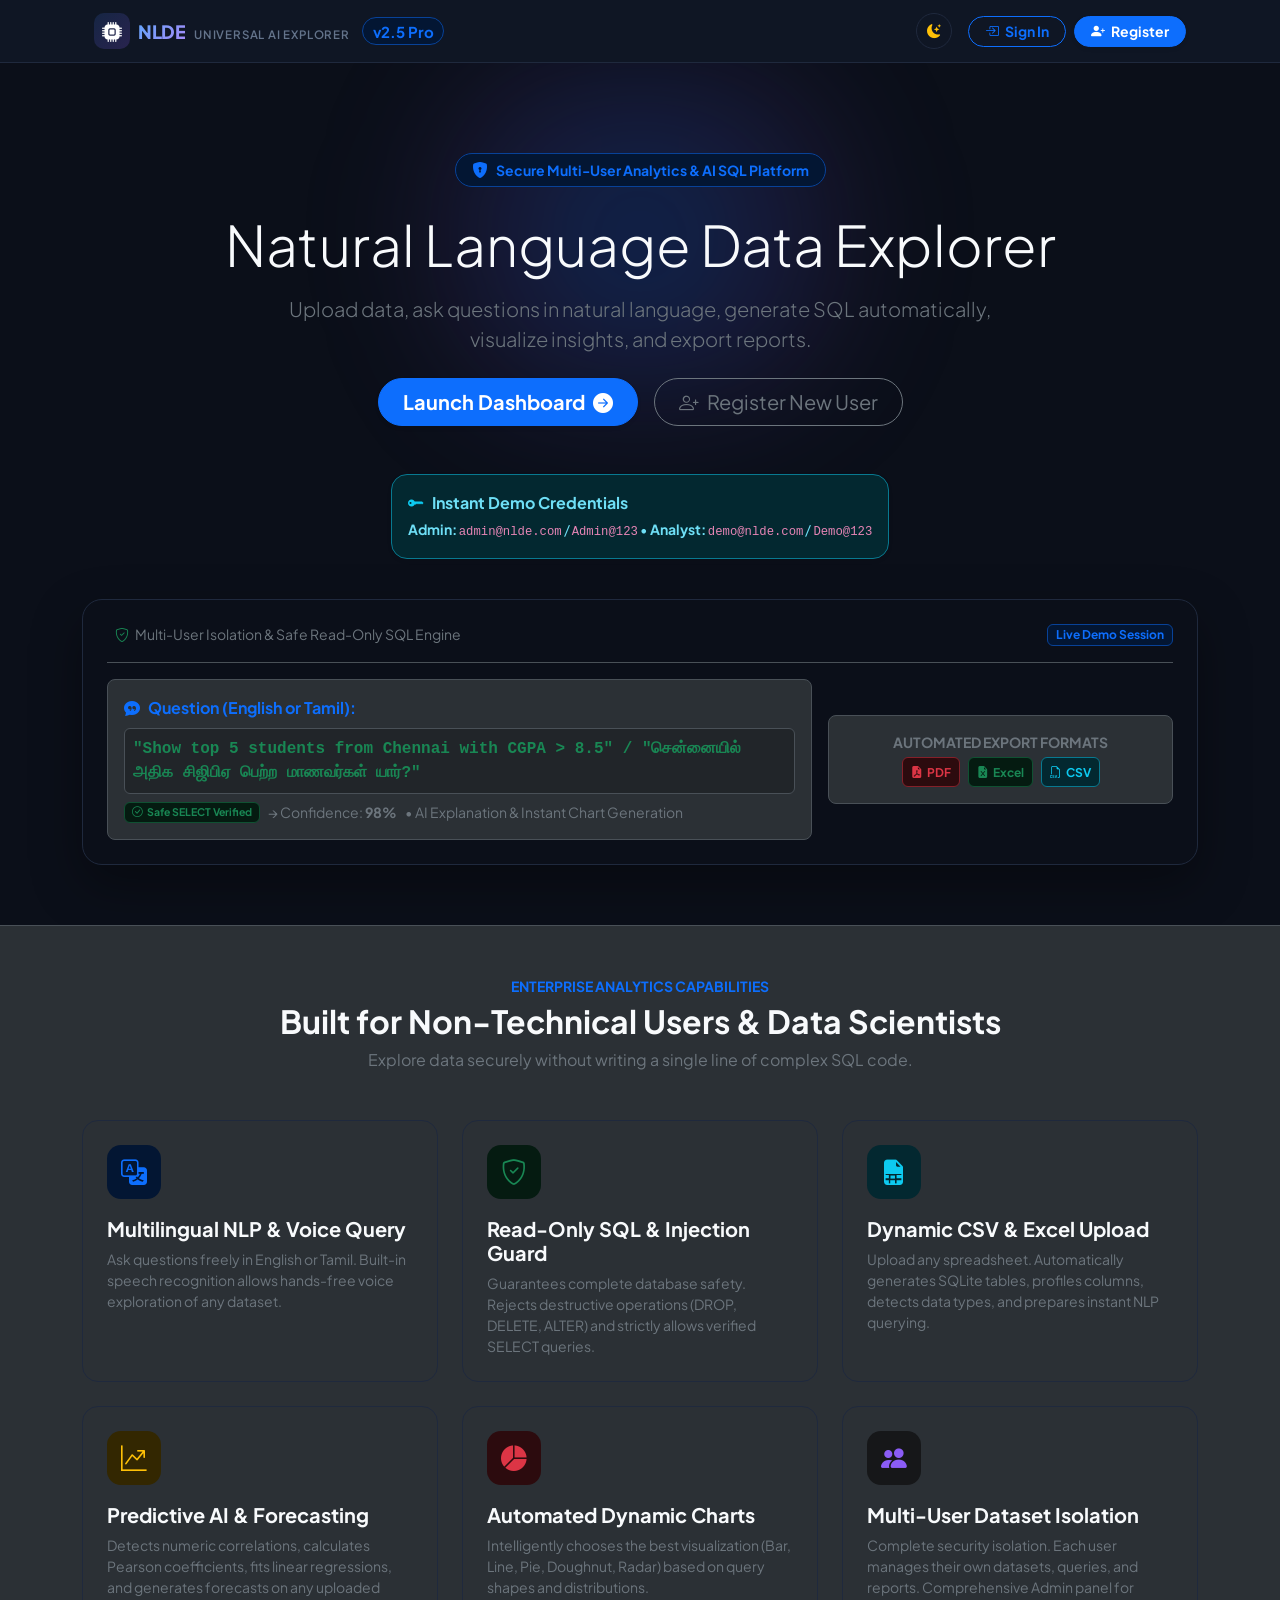
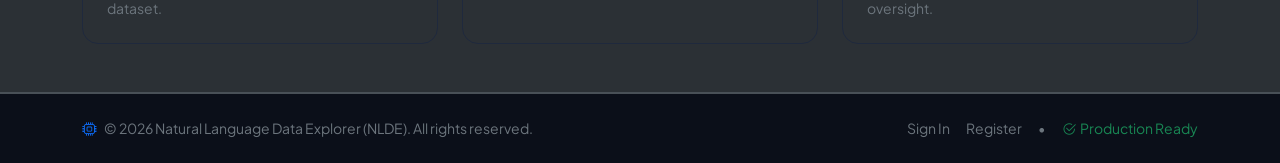
<file: templates/landing.html>
<!DOCTYPE html>
<html lang="en" data-bs-theme="dark">
<head>
    <meta charset="UTF-8">
    <meta name="viewport" content="width=device-width, initial-scale=1.0">
    <title>Natural Language Data Explorer (NLDE) - Multi-User AI Analytics Platform</title>
    <meta name="description" content="Upload data, ask questions in natural language, generate SQL automatically, visualize insights, and export reports.">
    
    <!-- Google Fonts -->
    <link rel="preconnect" href="https://fonts.googleapis.com">
    <link rel="preconnect" href="https://fonts.gstatic.com" crossorigin>
    <link href="https://fonts.googleapis.com/css2?family=JetBrains+Mono:wght@400;500;600&family=Plus+Jakarta+Sans:wght@300;400;500;600;700;800&display=swap" rel="stylesheet">
    
    <!-- Bootstrap 5 CSS -->
    <link href="https://cdn.jsdelivr.net/npm/bootstrap@5.3.3/dist/css/bootstrap.min.css" rel="stylesheet">
    <!-- Bootstrap Icons -->
    <link rel="stylesheet" href="https://cdn.jsdelivr.net/npm/bootstrap-icons@1.11.3/font/bootstrap-icons.min.css">
    <!-- Custom CSS -->
    <link rel="stylesheet" href="/static/css/style.css">

    <style>
        .hero-section {
            padding: 90px 0 60px 0;
            position: relative;
            overflow: hidden;
        }
        .hero-glow {
            position: absolute;
            top: 20%;
            left: 50%;
            transform: translate(-50%, -50%);
            width: 600px;
            height: 350px;
            background: radial-gradient(circle, rgba(13, 110, 253, 0.25) 0%, rgba(111, 66, 193, 0.15) 50%, rgba(0, 0, 0, 0) 70%);
            filter: blur(60px);
            z-index: 0;
            pointer-events: none;
        }
        .feature-card {
            border: 1px solid var(--border-color);
            background: var(--card-bg);
            border-radius: 16px;
            padding: 24px;
            transition: all 0.25s ease;
            height: 100%;
        }
        .feature-card:hover {
            transform: translateY(-5px);
            border-color: rgba(13, 110, 253, 0.5);
            box-shadow: 0 12px 30px rgba(0, 0, 0, 0.25);
        }
        .feature-icon-box {
            width: 54px;
            height: 54px;
            border-radius: 14px;
            display: flex;
            align-items: center;
            justify-content: center;
            font-size: 1.6rem;
            margin-bottom: 18px;
        }
        .demo-preview-card {
            background: var(--card-bg);
            border: 1px solid var(--border-color);
            border-radius: 20px;
            padding: 24px;
            box-shadow: 0 20px 50px rgba(0, 0, 0, 0.35);
        }
        .pulse-badge {
            animation: pulse-ring 2s infinite;
        }
        @keyframes pulse-ring {
            0% { transform: scale(0.98); opacity: 0.9; }
            50% { transform: scale(1.02); opacity: 1; }
            100% { transform: scale(0.98); opacity: 0.9; }
        }
    </style>
</head>
<body>
    <!-- Landing Navigation -->
    <nav class="navbar navbar-expand-lg border-bottom sticky-top glass-nav">
        <div class="container px-lg-4">
            <a class="navbar-brand d-flex align-items-center gap-2" href="/">
                <div class="brand-icon-wrapper">
                    <i class="bi bi-cpu-fill text-gradient"></i>
                </div>
                <div>
                    <span class="brand-title">NLDE</span>
                    <span class="brand-sub">Universal AI Explorer</span>
                </div>
                <span class="badge bg-primary-subtle text-primary border border-primary-subtle rounded-pill ms-1">v2.5 Pro</span>
            </a>

            <div class="d-flex align-items-center gap-2 ms-auto">
                <button type="button" class="btn btn-outline-secondary btn-sm theme-toggle-btn me-2" id="btn-theme-toggle" title="Toggle Theme">
                    <i class="bi bi-moon-stars-fill" id="theme-icon"></i>
                </button>
                <a href="/login" class="btn btn-outline-primary btn-sm rounded-pill px-3 fw-bold">
                    <i class="bi bi-box-arrow-in-right me-1"></i> Sign In
                </a>
                <a href="/register" class="btn btn-primary btn-sm rounded-pill px-3 shadow-sm fw-bold">
                    <i class="bi bi-person-plus-fill me-1"></i> Register
                </a>
            </div>
        </div>
    </nav>

    <!-- Hero Section -->
    <section class="hero-section">
        <div class="hero-glow"></div>
        <div class="container position-relative" style="z-index: 1;">
            <div class="text-center max-w-850 mx-auto">
                <div class="d-inline-flex align-items-center gap-2 px-3 py-1 rounded-pill bg-primary-subtle text-primary border border-primary-subtle mb-4 pulse-badge">
                    <i class="bi bi-shield-lock-fill"></i>
                    <span class="small fw-bold">Secure Multi-User Analytics & AI SQL Platform</span>
                </div>
                
                <h1 class="display-4 fw-extrabold text-gradient mb-3">
                    Natural Language Data Explorer
                </h1>
                
                <p class="lead text-secondary mb-4 mx-auto" style="max-width: 720px; font-size: 1.25rem;">
                    Upload data, ask questions in natural language, generate SQL automatically, visualize insights, and export reports.
                </p>

                <div class="d-flex align-items-center justify-content-center gap-3 flex-wrap mb-5">
                    <a href="/login" class="btn btn-primary btn-lg rounded-pill px-4 py-2 shadow-sm d-flex align-items-center gap-2 fw-bold">
                        <span>Launch Dashboard</span>
                        <i class="bi bi-arrow-right-circle-fill"></i>
                    </a>
                    <a href="/register" class="btn btn-outline-secondary btn-lg rounded-pill px-4 py-2 d-flex align-items-center gap-2">
                        <i class="bi bi-person-plus"></i>
                        <span>Register New User</span>
                    </a>
                </div>

                <!-- Demo Login Shortcut Banner -->
                <div class="alert alert-info border-info-subtle bg-info-subtle text-info-emphasis rounded-4 p-3 d-inline-block text-start shadow-sm mb-4">
                    <div class="d-flex align-items-center gap-2 fw-bold mb-1">
                        <i class="bi bi-key-fill text-info"></i>
                        <span>Instant Demo Credentials</span>
                    </div>
                    <div class="small">
                        <strong>Admin:</strong> <code>admin@nlde.com</code> / <code>Admin@123</code> &bull; 
                        <strong>Analyst:</strong> <code>demo@nlde.com</code> / <code>Demo@123</code>
                    </div>
                </div>
            </div>

            <!-- Interactive UI Preview Card -->
            <div class="demo-preview-card mt-3">
                <div class="d-flex align-items-center justify-content-between border-bottom pb-3 mb-3">
                    <div class="d-flex align-items-center gap-2">
                        <span class="badge bg-danger rounded-circle p-1"></span>
                        <span class="badge bg-warning rounded-circle p-1"></span>
                        <span class="badge bg-success rounded-circle p-1"></span>
                        <span class="text-secondary small ms-2"><i class="bi bi-shield-check text-success me-1"></i> Multi-User Isolation & Safe Read-Only SQL Engine</span>
                    </div>
                    <span class="badge bg-primary-subtle text-primary border border-primary-subtle">Live Demo Session</span>
                </div>

                <div class="row g-3 align-items-center">
                    <div class="col-lg-8">
                        <div class="p-3 rounded-3 border bg-body-tertiary">
                            <div class="d-flex align-items-center gap-2 text-primary fw-bold mb-2">
                                <i class="bi bi-chat-quote-fill"></i>
                                <span>Question (English or Tamil):</span>
                            </div>
                            <div class="p-2 rounded bg-body border font-monospace text-success fw-semibold">
                                "Show top 5 students from Chennai with CGPA > 8.5" / "சென்னையில் அதிக சிஜிபிஏ பெற்ற மாணவர்கள் யார்?"
                            </div>
                            <div class="mt-2 text-secondary small d-flex align-items-center gap-2">
                                <span class="badge bg-success-subtle text-success border border-success-subtle"><i class="bi bi-check-circle me-1"></i>Safe SELECT Verified</span>
                                <span>&rarr; Confidence: <strong>98%</strong></span>
                                <span>&bull; AI Explanation & Instant Chart Generation</span>
                            </div>
                        </div>
                    </div>
                    <div class="col-lg-4 text-center">
                        <div class="p-3 rounded-3 border bg-body-tertiary">
                            <div class="text-secondary small fw-bold mb-1">AUTOMATED EXPORT FORMATS</div>
                            <div class="d-flex justify-content-center gap-2">
                                <span class="badge bg-danger-subtle text-danger border border-danger-subtle p-2"><i class="bi bi-file-earmark-pdf-fill me-1"></i>PDF</span>
                                <span class="badge bg-success-subtle text-success border border-success-subtle p-2"><i class="bi bi-file-earmark-excel-fill me-1"></i>Excel</span>
                                <span class="badge bg-info-subtle text-info border border-info-subtle p-2"><i class="bi bi-filetype-csv me-1"></i>CSV</span>
                            </div>
                        </div>
                    </div>
                </div>
            </div>
        </div>
    </section>

    <!-- Platform Features Grid -->
    <section class="py-5 bg-body-tertiary border-top border-bottom">
        <div class="container">
            <div class="text-center mb-5">
                <span class="text-primary fw-bold text-uppercase small letter-spacing-1">Enterprise Analytics Capabilities</span>
                <h2 class="fw-bold mt-1">Built for Non-Technical Users & Data Scientists</h2>
                <p class="text-secondary">Explore data securely without writing a single line of complex SQL code.</p>
            </div>

            <div class="row g-4">
                <!-- Feature 1 -->
                <div class="col-md-6 col-lg-4">
                    <div class="feature-card">
                        <div class="feature-icon-box bg-primary-subtle text-primary">
                            <i class="bi bi-translate"></i>
                        </div>
                        <h5 class="fw-bold mb-2">Multilingual NLP & Voice Query</h5>
                        <p class="text-secondary small mb-0">
                            Ask questions freely in English or Tamil. Built-in speech recognition allows hands-free voice exploration of any dataset.
                        </p>
                    </div>
                </div>

                <!-- Feature 2 -->
                <div class="col-md-6 col-lg-4">
                    <div class="feature-card">
                        <div class="feature-icon-box bg-success-subtle text-success">
                            <i class="bi bi-shield-check"></i>
                        </div>
                        <h5 class="fw-bold mb-2">Read-Only SQL & Injection Guard</h5>
                        <p class="text-secondary small mb-0">
                            Guarantees complete database safety. Rejects destructive operations (DROP, DELETE, ALTER) and strictly allows verified SELECT queries.
                        </p>
                    </div>
                </div>

                <!-- Feature 3 -->
                <div class="col-md-6 col-lg-4">
                    <div class="feature-card">
                        <div class="feature-icon-box bg-info-subtle text-info">
                            <i class="bi bi-file-earmark-spreadsheet-fill"></i>
                        </div>
                        <h5 class="fw-bold mb-2">Dynamic CSV & Excel Upload</h5>
                        <p class="text-secondary small mb-0">
                            Upload any spreadsheet. Automatically generates SQLite tables, profiles columns, detects data types, and prepares instant NLP querying.
                        </p>
                    </div>
                </div>

                <!-- Feature 4 -->
                <div class="col-md-6 col-lg-4">
                    <div class="feature-card">
                        <div class="feature-icon-box bg-warning-subtle text-warning">
                            <i class="bi bi-graph-up-arrow"></i>
                        </div>
                        <h5 class="fw-bold mb-2">Predictive AI & Forecasting</h5>
                        <p class="text-secondary small mb-0">
                            Detects numeric correlations, calculates Pearson coefficients, fits linear regressions, and generates forecasts on any uploaded dataset.
                        </p>
                    </div>
                </div>

                <!-- Feature 5 -->
                <div class="col-md-6 col-lg-4">
                    <div class="feature-card">
                        <div class="feature-icon-box bg-danger-subtle text-danger">
                            <i class="bi bi-pie-chart-fill"></i>
                        </div>
                        <h5 class="fw-bold mb-2">Automated Dynamic Charts</h5>
                        <p class="text-secondary small mb-0">
                            Intelligently chooses the best visualization (Bar, Line, Pie, Doughnut, Radar) based on query shapes and distributions.
                        </p>
                    </div>
                </div>

                <!-- Feature 6 -->
                <div class="col-md-6 col-lg-4">
                    <div class="feature-card">
                        <div class="feature-icon-box bg-secondary-subtle text-secondary">
                            <i class="bi bi-people-fill text-purple"></i>
                        </div>
                        <h5 class="fw-bold mb-2">Multi-User Dataset Isolation</h5>
                        <p class="text-secondary small mb-0">
                            Complete security isolation. Each user manages their own datasets, queries, and reports. Comprehensive Admin panel for oversight.
                        </p>
                    </div>
                </div>
            </div>
        </div>
    </section>

    <!-- Footer -->
    <footer class="py-4 border-top">
        <div class="container d-flex flex-column flex-sm-row justify-content-between align-items-center gap-2">
            <div class="d-flex align-items-center gap-2 text-secondary small">
                <i class="bi bi-cpu text-primary"></i>
                <span>&copy; 2026 Natural Language Data Explorer (NLDE). All rights reserved.</span>
            </div>
            <div class="d-flex gap-3 small">
                <a href="/login" class="text-secondary text-decoration-none">Sign In</a>
                <a href="/register" class="text-secondary text-decoration-none">Register</a>
                <span class="text-secondary">&bull;</span>
                <span class="text-success"><i class="bi bi-check2-circle me-1"></i>Production Ready</span>
            </div>
        </div>
    </footer>

    <!-- Bootstrap 5 JS -->
    <script src="https://cdn.jsdelivr.net/npm/bootstrap@5.3.3/dist/js/bootstrap.bundle.min.js"></script>
    <script>
        // Theme toggle logic
        const themeToggleBtn = document.getElementById('btn-theme-toggle');
        const themeIcon = document.getElementById('theme-icon');
        const htmlElement = document.documentElement;

        const savedTheme = localStorage.getItem('nlde_theme') || 'dark';
        htmlElement.setAttribute('data-bs-theme', savedTheme);
        updateThemeIcon(savedTheme);

        themeToggleBtn.addEventListener('click', () => {
            const currentTheme = htmlElement.getAttribute('data-bs-theme');
            const newTheme = currentTheme === 'dark' ? 'light' : 'dark';
            htmlElement.setAttribute('data-bs-theme', newTheme);
            localStorage.setItem('nlde_theme', newTheme);
            updateThemeIcon(newTheme);
        });

        function updateThemeIcon(theme) {
            if (theme === 'dark') {
                themeIcon.className = 'bi bi-moon-stars-fill text-warning';
            } else {
                themeIcon.className = 'bi bi-sun-fill text-warning';
            }
        }
    </script>
</body>
</html>
</file>
<file: static/css/style.css>
/* ==========================================================================
   Natural-Language Data Explorer (NLDE) - Modern Premium Design System
   ========================================================================== */

:root {
    --font-main: 'Plus Jakarta Sans', system-ui, -apple-system, sans-serif;
    --font-code: 'JetBrains Mono', monospace;

    /* Light Theme Tokens */
    --bg-page: #f8fafc;
    --bg-card: #ffffff;
    --bg-glass: rgba(255, 255, 255, 0.82);
    --border-color: #e2e8f0;
    --border-highlight: #cbd5e1;
    --text-primary: #0f172a;
    --text-secondary: #64748b;
    --text-muted: #94a3b8;
    
    --brand-primary: #3b82f6;
    --brand-primary-hover: #2563eb;
    --brand-gradient: linear-gradient(135deg, #3b82f6 0%, #8b5cf6 100%);
    
    --shadow-sm: 0 1px 3px rgba(0, 0, 0, 0.05);
    --shadow-md: 0 4px 12px -2px rgba(0, 0, 0, 0.08);
    --shadow-lg: 0 12px 28px -6px rgba(0, 0, 0, 0.12);
    --shadow-glow: 0 0 20px rgba(59, 130, 246, 0.25);
    
    --sql-bg: #0f172a;
    --sql-text: #38bdf8;
    --box-bg-subtle: #f1f5f9;
}

[data-bs-theme="dark"] {
    /* Dark Theme Tokens */
    --bg-page: #0b0f19;
    --bg-card: #111827;
    --bg-glass: rgba(17, 24, 39, 0.85);
    --border-color: #1f293d;
    --border-highlight: #374151;
    --text-primary: #f8fafc;
    --text-secondary: #94a3b8;
    --text-muted: #64748b;
    
    --brand-primary: #60a5fa;
    --brand-primary-hover: #3b82f6;
    --brand-gradient: linear-gradient(135deg, #60a5fa 0%, #a78bfa 100%);
    
    --shadow-sm: 0 1px 3px rgba(0, 0, 0, 0.35);
    --shadow-md: 0 4px 14px rgba(0, 0, 0, 0.45);
    --shadow-lg: 0 16px 36px rgba(0, 0, 0, 0.6);
    --shadow-glow: 0 0 25px rgba(96, 165, 250, 0.3);
    
    --sql-bg: #030712;
    --sql-text: #7dd3fc;
    --box-bg-subtle: #1e293b;
}

/* Base Body Styles */
body {
    font-family: var(--font-main);
    background-color: var(--bg-page);
    color: var(--text-primary);
    min-height: 100vh;
    transition: background-color 0.3s ease, color 0.3s ease;
    overflow-x: hidden;
}

/* Glassmorphism Navbar */
.glass-nav {
    background: var(--bg-glass);
    backdrop-filter: blur(14px);
    -webkit-backdrop-filter: blur(14px);
    border-color: var(--border-color) !important;
    z-index: 1030;
}

.brand-icon-wrapper {
    width: 36px;
    height: 36px;
    border-radius: 10px;
    background: linear-gradient(135deg, rgba(59, 130, 246, 0.15), rgba(139, 92, 246, 0.2));
    display: flex;
    align-items: center;
    justify-content: center;
    font-size: 1.25rem;
}

.brand-title {
    font-weight: 800;
    font-size: 1.15rem;
    letter-spacing: -0.5px;
    background: var(--brand-gradient);
    -webkit-background-clip: text;
    -webkit-text-fill-color: transparent;
}

.brand-sub {
    font-size: 0.72rem;
    color: var(--text-muted);
    font-weight: 600;
    margin-left: 6px;
    text-transform: uppercase;
    letter-spacing: 0.8px;
}

.nav-btn {
    border-radius: 9999px;
    font-size: 0.82rem;
    font-weight: 600;
    padding: 0.35rem 0.85rem;
    border-color: var(--border-color);
    transition: all 0.2s ease;
}

.nav-btn:hover {
    border-color: var(--brand-primary);
    transform: translateY(-1px);
}

.theme-toggle-btn {
    width: 36px;
    height: 36px;
    border-radius: 50%;
    padding: 0;
    display: inline-flex;
    align-items: center;
    justify-content: center;
    border-color: var(--border-color);
}

/* ==========================================================================
   Dashboard Analytics Cards
   ========================================================================== */

.stat-card {
    background: var(--bg-card);
    border-color: var(--border-color);
    border-radius: 14px;
    transition: transform 0.25s ease, box-shadow 0.25s ease, border-color 0.25s ease;
    position: relative;
    overflow: hidden;
}

.stat-card::after {
    content: '';
    position: absolute;
    top: 0;
    left: 0;
    right: 0;
    height: 3px;
    opacity: 0.8;
}

.card-gradient-1::after { background: linear-gradient(90deg, #3b82f6, #60a5fa); }
.card-gradient-2::after { background: linear-gradient(90deg, #8b5cf6, #c084fc); }
.card-gradient-3::after { background: linear-gradient(90deg, #14b8a6, #2dd4bf); }
.card-gradient-4::after { background: linear-gradient(90deg, #f59e0b, #fbbf24); }
.card-gradient-5::after { background: linear-gradient(90deg, #f43f5e, #fb7185); }
.card-gradient-6::after { background: linear-gradient(90deg, #6366f1, #818cf8); }

.stat-card:hover {
    transform: translateY(-4px);
    box-shadow: var(--shadow-md);
    border-color: var(--border-highlight);
}

.stat-label {
    font-size: 0.76rem;
    font-weight: 700;
    text-transform: uppercase;
    letter-spacing: 0.6px;
    color: var(--text-secondary);
}

.stat-value {
    font-size: 1.65rem;
    font-weight: 800;
    letter-spacing: -0.5px;
    margin-bottom: 0.25rem;
    color: var(--text-primary);
}

.text-amber {
    color: #f59e0b;
}

.stat-icon-box {
    width: 32px;
    height: 32px;
    border-radius: 8px;
    display: flex;
    align-items: center;
    justify-content: center;
    font-size: 0.95rem;
}

.bg-blue-glow { background: rgba(59, 130, 246, 0.15); color: #3b82f6; }
.bg-purple-glow { background: rgba(139, 92, 246, 0.15); color: #8b5cf6; }
.bg-teal-glow { background: rgba(20, 184, 166, 0.15); color: #14b8a6; }
.bg-amber-glow { background: rgba(245, 158, 11, 0.15); color: #f59e0b; }
.bg-rose-glow { background: rgba(244, 63, 94, 0.15); color: #f43f5e; }
.bg-indigo-glow { background: rgba(99, 102, 241, 0.15); color: #6366f1; }

/* ==========================================================================
   Query Hero Card & Search Console
   ========================================================================== */

.query-hero-card {
    background: var(--bg-card);
    border: 1px solid var(--border-color) !important;
    border-radius: 16px;
    box-shadow: var(--shadow-sm);
    position: relative;
}

.query-hero-title {
    font-weight: 800;
    letter-spacing: -0.4px;
}

.search-input-group {
    border-radius: 14px;
    overflow: hidden;
    background: var(--bg-page);
    border: 1.5px solid var(--border-color);
    transition: all 0.25s ease;
}

.search-input-group:focus-within {
    border-color: var(--brand-primary);
    box-shadow: var(--shadow-glow);
}

#query-input {
    background: transparent;
    border: none;
    color: var(--text-primary);
    font-size: 1rem;
    font-weight: 500;
    box-shadow: none !important;
}

#query-input::placeholder {
    color: var(--text-muted);
    font-size: 0.95rem;
}

.voice-mic-btn {
    color: var(--text-secondary);
    font-size: 1.25rem;
    padding: 0 1rem;
    transition: all 0.2s ease;
}

.voice-mic-btn:hover {
    color: #ef4444;
    transform: scale(1.1);
}

.voice-mic-btn.listening {
    color: #ef4444;
    animation: mic-pulse 1.2s infinite ease-in-out;
}

@keyframes mic-pulse {
    0% { transform: scale(1); filter: drop-shadow(0 0 2px rgba(239, 68, 68, 0.6)); }
    50% { transform: scale(1.2); filter: drop-shadow(0 0 10px rgba(239, 68, 68, 0.9)); }
    100% { transform: scale(1); filter: drop-shadow(0 0 2px rgba(239, 68, 68, 0.6)); }
}

.pulsing-recording-dot {
    width: 10px;
    height: 10px;
    background-color: #ef4444;
    border-radius: 50%;
    display: inline-block;
    animation: pulse-dot 1s infinite alternate ease-in-out;
}

@keyframes pulse-dot {
    from { opacity: 0.4; transform: scale(0.85); }
    to { opacity: 1; transform: scale(1.25); }
}

.submit-btn {
    border-radius: 10px;
    font-weight: 600;
    margin: 4px;
    transition: all 0.2s ease;
    background: var(--brand-gradient);
    border: none;
}

.submit-btn:hover {
    transform: translateY(-1px);
    box-shadow: 0 4px 12px rgba(59, 130, 246, 0.35);
}

/* Sample Question Chips */
.sample-chip {
    background: var(--bg-page);
    color: var(--text-secondary);
    border: 1px solid var(--border-color);
    padding: 0.3rem 0.75rem;
    border-radius: 9999px;
    font-size: 0.78rem;
    font-weight: 600;
    cursor: pointer;
    transition: all 0.2s ease;
}

.sample-chip:hover {
    background: var(--box-bg-subtle);
    border-color: var(--brand-primary);
    color: var(--text-primary);
    transform: translateY(-2px);
    box-shadow: var(--shadow-sm);
}

.chip-tamil {
    border-color: rgba(139, 92, 246, 0.4);
    color: #8b5cf6;
}

.chip-tamil:hover {
    border-color: #8b5cf6;
    color: #7c3aed;
}

/* ==========================================================================
   Verification & Explanation Card
   ========================================================================== */

.verification-card {
    background: var(--bg-card);
    border: 1px solid var(--border-color) !important;
    border-radius: 14px;
}

.verification-box {
    background: var(--box-bg-subtle);
    border: 1px solid var(--border-color);
}

.explanation-box {
    font-size: 0.92rem;
    line-height: 1.5;
    color: var(--text-primary);
    font-weight: 500;
}

.sql-code-snippet {
    background: var(--sql-bg);
    color: var(--sql-text);
    font-family: var(--font-code);
    font-size: 0.86rem;
    padding: 0.85rem 1rem;
    border-radius: 8px;
    overflow-x: auto;
    border: 1px solid var(--border-color);
}

/* ==========================================================================
   Results Table & Visualizations
   ========================================================================== */

.chart-container-card,
.insights-card,
.result-table-card {
    background: var(--bg-card);
    border: 1px solid var(--border-color) !important;
    border-radius: 14px;
}

.chart-type-btn {
    border-color: var(--border-color);
    font-size: 0.78rem;
}

.chart-type-btn.active {
    background-color: var(--brand-primary);
    color: #ffffff;
    border-color: var(--brand-primary);
}

.insight-item {
    font-size: 0.88rem;
    padding: 0.65rem 0.85rem;
    border-radius: 8px;
    background: var(--box-bg-subtle);
    border: 1px solid var(--border-color);
    display: flex;
    align-items: flex-start;
    line-height: 1.45;
}

.table-search-box {
    width: 170px;
}

.table-search-box input {
    background: var(--bg-page);
    color: var(--text-primary);
}

.export-btn {
    font-weight: 600;
    font-size: 0.78rem;
    border-color: var(--border-color);
}

.export-btn:hover {
    border-color: var(--border-highlight);
    transform: translateY(-1px);
}

#query-results-table {
    font-size: 0.88rem;
}

#query-results-table th {
    font-size: 0.75rem;
    text-transform: uppercase;
    letter-spacing: 0.5px;
    font-weight: 700;
    color: var(--text-secondary);
    background-color: var(--box-bg-subtle);
    border-bottom: 2px solid var(--border-color);
    padding: 0.65rem 0.85rem;
    cursor: pointer;
    user-select: none;
}

#query-results-table th:hover {
    color: var(--brand-primary);
}

#query-results-table td {
    padding: 0.65rem 0.85rem;
    border-color: var(--border-color);
    color: var(--text-primary);
}

/* History Item Card */
.history-item-card {
    background: var(--box-bg-subtle);
    border: 1px solid var(--border-color);
    border-radius: 10px;
    padding: 0.75rem;
    cursor: pointer;
    transition: all 0.2s ease;
}

.history-item-card:hover {
    border-color: var(--brand-primary);
    transform: translateX(3px);
}

/* Responsive Customizations */
@media (max-width: 768px) {
    .stat-value {
        font-size: 1.35rem;
    }
    
    .table-search-box {
        width: 100%;
    }
}

/* ==========================================================================
   Enhanced Features: Drag-and-Drop, Dataset Manager, Predictive & Compare
   ========================================================================== */

/* Drag & Drop Upload Zone */
.drag-drop-zone {
    border: 2px dashed var(--border-highlight);
    border-radius: 16px;
    background: var(--bg-page);
    transition: all 0.25s ease;
    cursor: pointer;
}

.drag-drop-zone:hover,
.drag-drop-zone.dragover {
    border-color: var(--brand-primary);
    background: rgba(59, 130, 246, 0.08);
    transform: scale(1.01);
}

.upload-icon-circle {
    width: 64px;
    height: 64px;
    border-radius: 50%;
    background: rgba(59, 130, 246, 0.12);
    display: flex;
    align-items: center;
    justify-content: center;
}

/* Predictive Analytics Styles */
.equation-box {
    background: var(--sql-bg);
    color: var(--sql-text);
    font-family: var(--font-code);
    padding: 0.65rem 1rem;
    border-radius: 8px;
    font-size: 0.92rem;
    border: 1px solid var(--border-color);
}

.corr-pill {
    font-family: var(--font-code);
    font-weight: 600;
    font-size: 0.78rem;
    padding: 0.25rem 0.6rem;
    border-radius: 9999px;
}

.corr-strong-pos { background: rgba(16, 185, 129, 0.18); color: #10b981; }
.corr-mod-pos { background: rgba(59, 130, 246, 0.18); color: #3b82f6; }
.corr-strong-neg { background: rgba(239, 68, 68, 0.18); color: #ef4444; }
.corr-mod-neg { background: rgba(245, 158, 11, 0.18); color: #f59e0b; }

/* Dataset Comparison Matrix */
.comparison-card {
    background: var(--box-bg-subtle);
    border: 1px solid var(--border-color);
    border-radius: 12px;
    padding: 1rem;
    text-align: center;
}

.comparison-card .delta-badge {
    font-size: 0.75rem;
    font-weight: 700;
    padding: 0.2rem 0.5rem;
    border-radius: 9999px;
}

.text-purple {
    color: #8b5cf6 !important;
}
</file>
